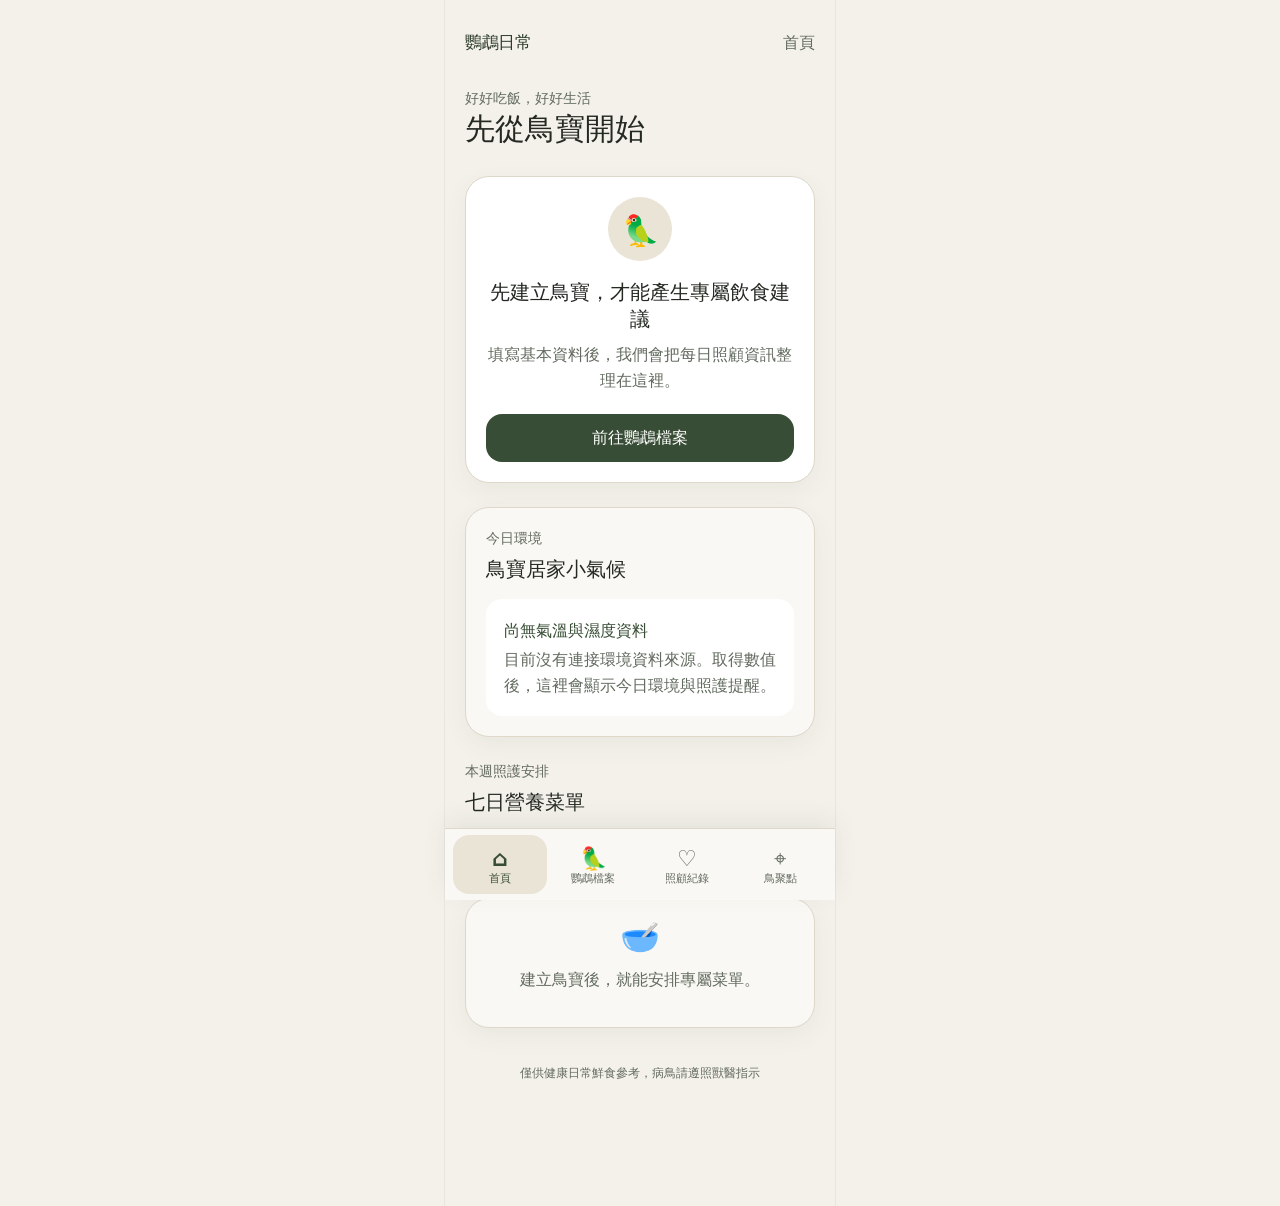
<file: index.html>
<!doctype html>
<html lang="zh-Hant">
  <head>
    <meta charset="UTF-8" />
    <meta name="viewport" content="width=device-width, initial-scale=1.0, viewport-fit=cover" />
    <meta name="theme-color" content="#F4F1EA" />
    <meta name="color-scheme" content="light" />
    <title>鸚鵡飲食規劃 App</title>
    <link rel="preconnect" href="https://fonts.googleapis.com" />
    <link rel="preconnect" href="https://fonts.gstatic.com" crossorigin />
    <link href="https://fonts.googleapis.com/css2?family=Newsreader:ital,wght@0,400;0,500;0,600;1,400&amp;family=Plus+Jakarta+Sans:wght@400;500;600;700&amp;display=swap" rel="stylesheet" />
    <link rel="stylesheet" href="./styles.css" />
  </head>
  <body data-design-theme="warm-organic-minimalism">
    <div id="app" class="app-shell" data-stitch-project="1093412691587248293"></div>
    <script type="module" src="./app-runtime.js"></script>
  </body>
</html>
</file>
<file: styles.css>
:root {
  --color-background: #f4f1ea;
  --color-primary: #384d35;
  --color-primary-dark: #2d3d2b;
  --color-accent: #b86a48;
  --color-surface: #ffffff;
  --color-surface-soft: #faf8f4;
  --color-surface-muted: #eae4d7;
  --color-text: #242922;
  --color-muted: #626b5f;
  --color-border: #ded7ca;
  --radius-card: 24px;
  --radius-control: 16px;
  --space-page: 20px;
  --space-section: 24px;
  --touch-target: 44px;
  --shadow-card: 0 8px 24px rgba(56, 77, 53, 0.06);
  font-family: "Plus Jakarta Sans", "Noto Sans TC", "PingFang TC", system-ui, sans-serif;
  color: var(--color-text);
  background: var(--color-background);
  font-synthesis: none;
}

* { box-sizing: border-box; }
html { scrollbar-width: none; }
html::-webkit-scrollbar { display: none; }
body { margin: 0; min-width: 320px; background: var(--color-background); }
button, input, select { font: inherit; }
button, a, input, select { min-height: var(--touch-target); }
button { cursor: pointer; }
:focus-visible { outline: 3px solid var(--color-accent); outline-offset: 3px; }

.app-shell { width: min(100%, 390px); min-height: 100dvh; margin: 0 auto; }
.app-main { min-height: 100dvh; padding: calc(var(--space-page) + env(safe-area-inset-top)) var(--space-page) calc(112px + env(safe-area-inset-bottom)); }
.app-header { display: flex; justify-content: space-between; align-items: center; min-height: var(--touch-target); }
.home-heading { display: flex; justify-content: space-between; align-items: end; gap: 12px; }
.add-button { flex: 0 0 auto; }
.brand { color: var(--color-primary-dark); font-size: 17px; font-weight: 700; letter-spacing: -.02em; }
.eyebrow { margin: 0 0 6px; color: var(--color-muted); font-size: 14px; }
h1 { margin: 0; font-family: "Newsreader", "Noto Serif TC", serif; font-size: 30px; font-weight: 500; line-height: 1.2; }
h2 { margin: 0; font-size: 20px; line-height: 1.35; }
.section { margin-top: var(--space-section); }
.card { padding: 20px; border: 1px solid var(--color-border); border-radius: var(--radius-card); background: var(--color-surface); box-shadow: var(--shadow-card); }
.empty-state { margin-top: 26px; text-align: center; }
.empty-icon { display: grid; place-items: center; width: 64px; height: 64px; margin: 0 auto 16px; border-radius: 50%; background: var(--color-surface-muted); font-size: 30px; }
.empty-state p { margin: 10px 0 20px; color: var(--color-muted); line-height: 1.65; }
.primary-button { display: inline-flex; justify-content: center; align-items: center; width: 100%; min-height: 48px; padding: 10px 16px; border: 0; border-radius: var(--radius-control); background: var(--color-primary); color: var(--color-surface); font-weight: 700; }
.secondary-button { display: inline-flex; justify-content: center; align-items: center; min-width: var(--touch-target); padding: 8px 12px; border: 1px solid var(--color-border); border-radius: var(--radius-control); background: var(--color-surface-soft); color: var(--color-primary); }
.weather-card { position: relative; }
.weather-grid { display: grid; grid-template-columns: 1fr 1fr; gap: 12px; margin-top: 18px; }
.metric { padding: 14px; border-radius: var(--radius-control); background: var(--color-surface-soft); }
.metric-label { display: block; color: var(--color-muted); font-size: 14px; }
.metric-value { display: block; margin-top: 4px; font-size: 26px; font-weight: 800; }
.weather-meta { margin: 16px 0 0; color: var(--color-muted); font-size: 13px; }
.alert { margin-top: 14px; padding: 12px; border-left: 4px solid var(--color-accent); border-radius: 8px; background: rgba(184, 106, 72, .1); color: #87452b; font-weight: 700; line-height: 1.5; }
.bird-summary { display: grid; gap: 6px; }
.bird-list { display: grid; gap: 12px; }
.bird-card { padding: 16px; }
.bird-card-heading { display: flex; align-items: center; gap: 12px; }
.species-swatch { flex: 0 0 12px; width: 12px; height: 48px; border-radius: 8px; }
.bird-details { display: flex; justify-content: space-between; gap: 12px; margin-top: 16px; padding-top: 12px; border-top: 1px solid var(--color-border); color: var(--color-muted); font-size: 14px; }
.bird-details strong { color: var(--color-primary); }
.bird-summary strong { font-size: 20px; }
.muted { color: var(--color-muted); }
.disclaimer { margin-top: 24px; padding: 12px 0; color: var(--color-muted); font-size: 12px; line-height: 1.5; text-align: center; }
.profile-create-hero { position: relative; overflow: hidden; padding: 22px; border-radius: var(--radius-card); background: var(--color-primary); color: var(--color-surface); }
.profile-create-hero h1 { margin-top: 8px; color: var(--color-surface); font-size: 24px; }
.profile-create-hero > p:not(.profile-hero-tag) { max-width: 290px; margin: 10px 0 0; color: rgba(255, 255, 255, .82); font-size: 14px; line-height: 1.6; }
.profile-hero-tag { display: inline-flex; align-items: center; min-height: 30px; margin: 0; padding: 4px 10px; border: 1px solid rgba(255, 255, 255, .22); border-radius: 999px; background: rgba(255, 255, 255, .12); color: rgba(255, 255, 255, .9); font-size: 12px; }
.profile-count { display: inline-flex; align-items: center; min-height: 30px; margin-top: 16px; padding: 4px 10px; border: 1px solid rgba(255, 255, 255, .2); border-radius: 999px; background: rgba(255, 255, 255, .1); color: var(--color-surface); font-size: 12px; font-weight: 700; }
.profile-form-heading { margin-bottom: 12px; }
.profile-form-heading h2 { font-size: 20px; }
.profile-form-heading p { margin: 4px 0 0; color: var(--color-muted); font-size: 14px; line-height: 1.5; }
.profile-local-label { font-size: 12px; }
.form-card { margin-top: 0; }
.form-field { display: grid; gap: 6px; margin-top: 16px; }
.form-field label { font-weight: 700; }
.form-field input, .form-field select { width: 100%; min-height: 50px; padding: 8px 12px; border: 1px solid var(--color-border); border-radius: var(--radius-control); background: var(--color-surface); color: var(--color-text); font-size: 16px; }
.form-field input[aria-invalid="true"], .form-field select[aria-invalid="true"] { border-color: var(--color-accent); }
.field-error { margin: 0; color: var(--color-accent); font-size: 14px; line-height: 1.5; }
.form-actions { display: grid; gap: 10px; margin-top: 22px; }
.notice { margin-top: 16px; padding: 12px; border-radius: var(--radius-control); background: var(--color-surface-soft); color: var(--color-muted); font-size: 14px; line-height: 1.6; }
.bird-summary { display: grid; gap: 8px; }
.bird-summary p { margin: 0; }
.page-empty-state { margin-top: 26px; }
.page-empty-state h1 { font-size: 24px; }
.page-empty-state p:not(.eyebrow) { margin: 10px 0 18px; color: var(--color-muted); line-height: 1.65; }
.status-pill { display: inline-flex; align-items: center; min-height: 32px; padding: 4px 12px; border-radius: 999px; background: rgba(184, 106, 72, .12); color: #87452b; font-size: 14px; font-weight: 700; }
.bottom-nav { position: fixed; right: 0; bottom: 0; left: 0; z-index: 10; display: grid; grid-template-columns: repeat(4, 1fr); width: min(100%, 390px); min-height: 72px; margin: 0 auto; padding: 6px 8px calc(6px + env(safe-area-inset-bottom)); border-top: 1px solid var(--color-border); background: var(--color-surface-soft); box-shadow: 0 -8px 24px rgba(56, 77, 53, .08); }
.bottom-nav-item { display: grid; place-items: center; align-content: center; gap: 2px; min-width: 0; min-height: var(--touch-target); padding: 4px 2px; border: 0; border-radius: var(--radius-control); background: transparent; color: var(--color-muted); font-size: 11px; font-weight: 700; line-height: 1.2; }
.bottom-nav-item.is-active { background: var(--color-surface-muted); color: var(--color-primary); }
.bottom-nav-icon { display: grid; place-items: center; min-height: 24px; font-size: 22px; line-height: 1; }
.bottom-nav-item:focus-visible { outline-offset: -2px; }
.meal-button { margin-top: 16px; }
.meal-days { display: grid; gap: 12px; }
.meal-day { padding: 16px; }
.meal-day-heading { display: flex; align-items: start; justify-content: space-between; gap: 8px; }
.meal-day h2 { font-size: 17px; }
.nutrition-badge { display: inline-flex; align-items: center; min-height: 28px; padding: 3px 8px; border-radius: 999px; font-size: 12px; font-weight: 800; white-space: nowrap; }
.nutrition-badge.green { background: rgba(56, 77, 53, .12); color: var(--color-primary); }
.nutrition-badge.caution, .nutrition-badge.not-met { background: rgba(184, 106, 72, .12); color: #87452b; }
.meal-day > p { margin: 8px 0 0; font-size: 13px; line-height: 1.5; }
.meal-day ul { display: grid; gap: 10px; margin: 14px 0 0; padding: 0; list-style: none; }
.meal-day li { display: grid; gap: 3px; padding-top: 10px; border-top: 1px solid var(--color-border); font-size: 14px; }
.meal-day li span { color: var(--color-muted); font-size: 13px; line-height: 1.45; }

@media (min-width: 520px) {
  .app-shell { box-shadow: 0 0 0 1px rgba(56, 77, 53, .06); }
}

.weather-card { background: var(--color-surface-soft); }
.weather-empty { margin: 18px 0 0; padding: 18px; border-radius: var(--radius-control); background: var(--color-surface); color: var(--color-muted); line-height: 1.6; }
.weather-empty strong { display: block; color: var(--color-primary); margin-bottom: 4px; }
.home-bird-card { border-radius: 32px; background: var(--color-primary); color: #fff; }
.home-bird-card .eyebrow, .home-bird-card .muted { color: rgba(255,255,255,.78); }
.home-bird-card h2 { color: #fff; }
.home-bird-card .secondary-button { background: #fff; border-color: #fff; }
.week-strip { display: grid; grid-template-columns: repeat(7, minmax(0, 1fr)); gap: 4px; margin-top: 14px; }
.week-day { display: grid; place-items: center; gap: 4px; min-height: 56px; border-radius: 14px; color: var(--color-muted); font-size: 11px; }
.week-day strong { font-size: 14px; color: var(--color-text); }
.week-day.is-today { background: var(--color-primary); color: #fff; }
.week-day.is-today strong { color: #fff; }
.meal-empty { margin-top: 14px; text-align: center; background: var(--color-surface-soft); }
.meal-empty-icon { font-size: 32px; line-height: 1; }
.meal-empty p { color: var(--color-muted); line-height: 1.5; }
.species-swatch { background: var(--color-primary); }
.home-food-list { display: grid; gap: 10px; margin: 16px 0 0; padding: 0; list-style: none; }
.home-food-list li { display: grid; grid-template-columns: 24px minmax(0, 1fr) auto; align-items: center; gap: 8px; padding: 8px 0; border-bottom: 1px solid var(--color-border); font-size: 14px; }
.home-food-list li strong { color: var(--color-primary); font-size: 13px; }
</file>
